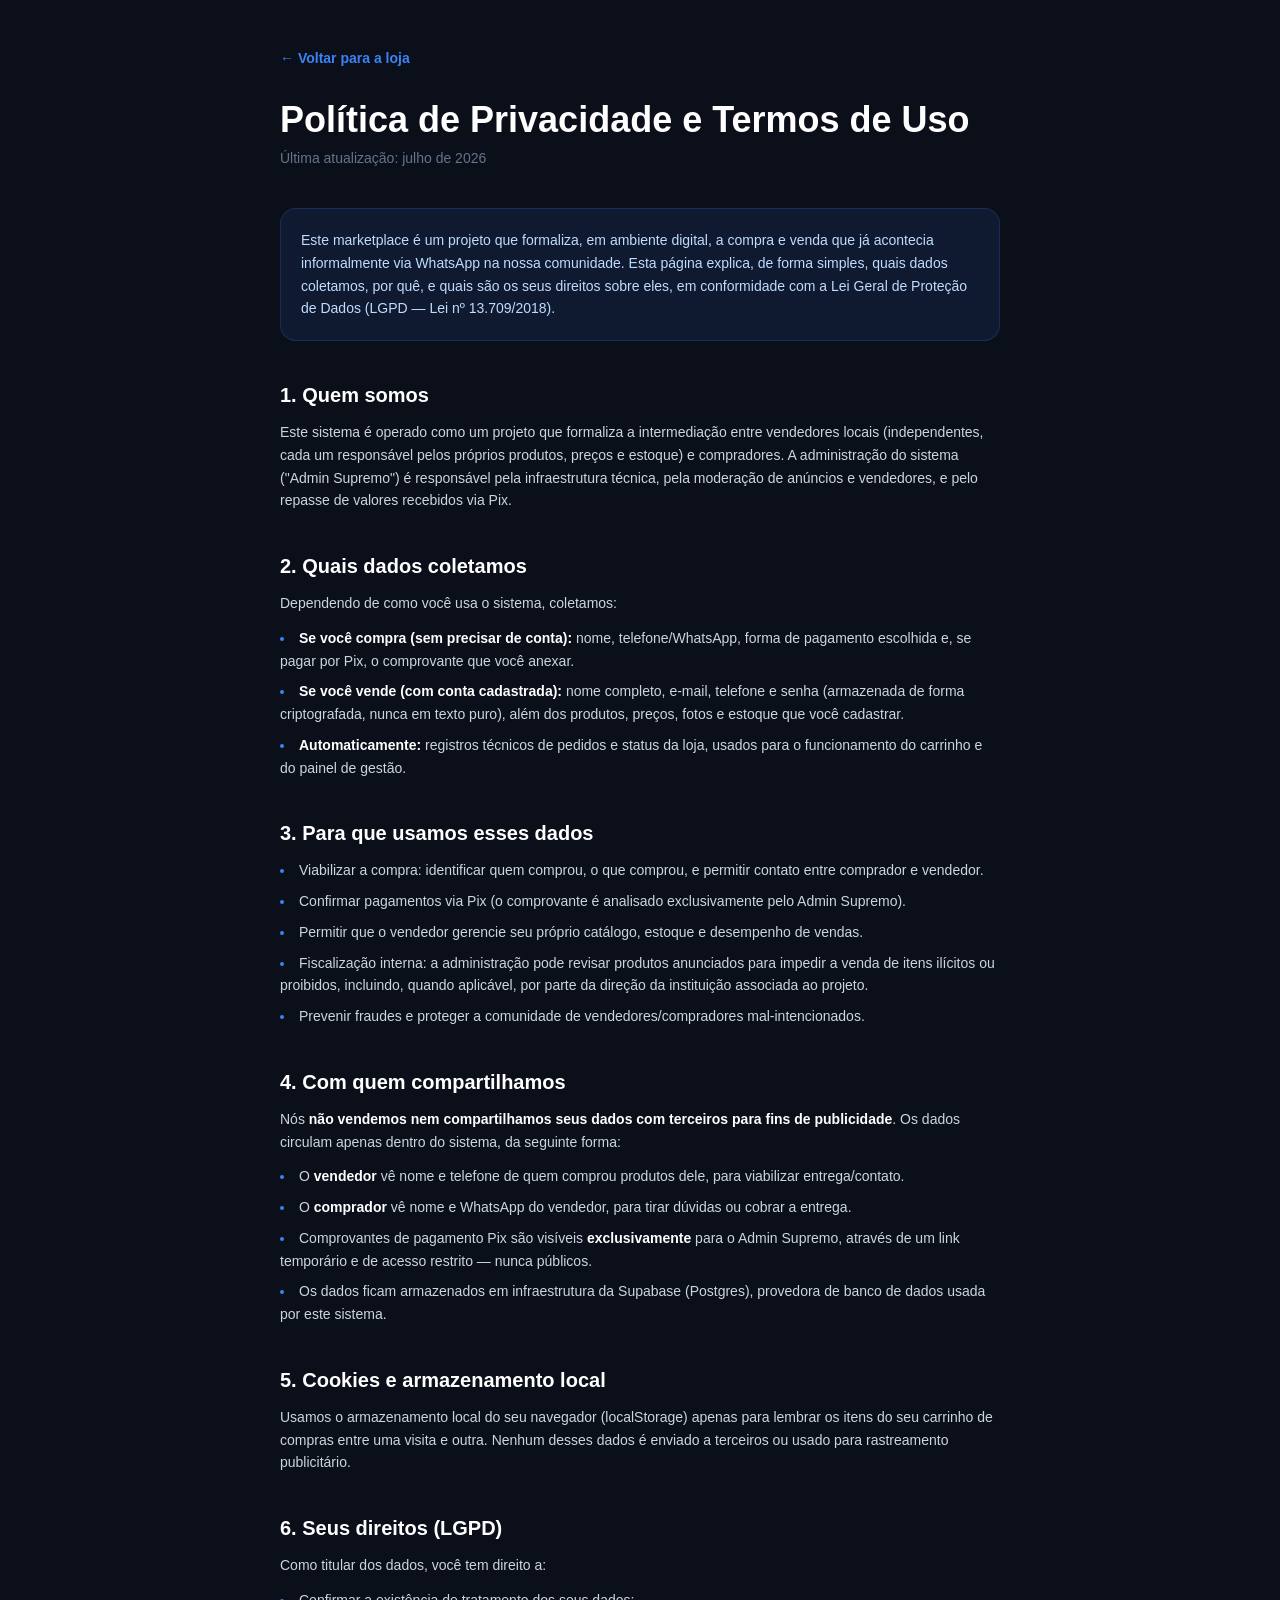
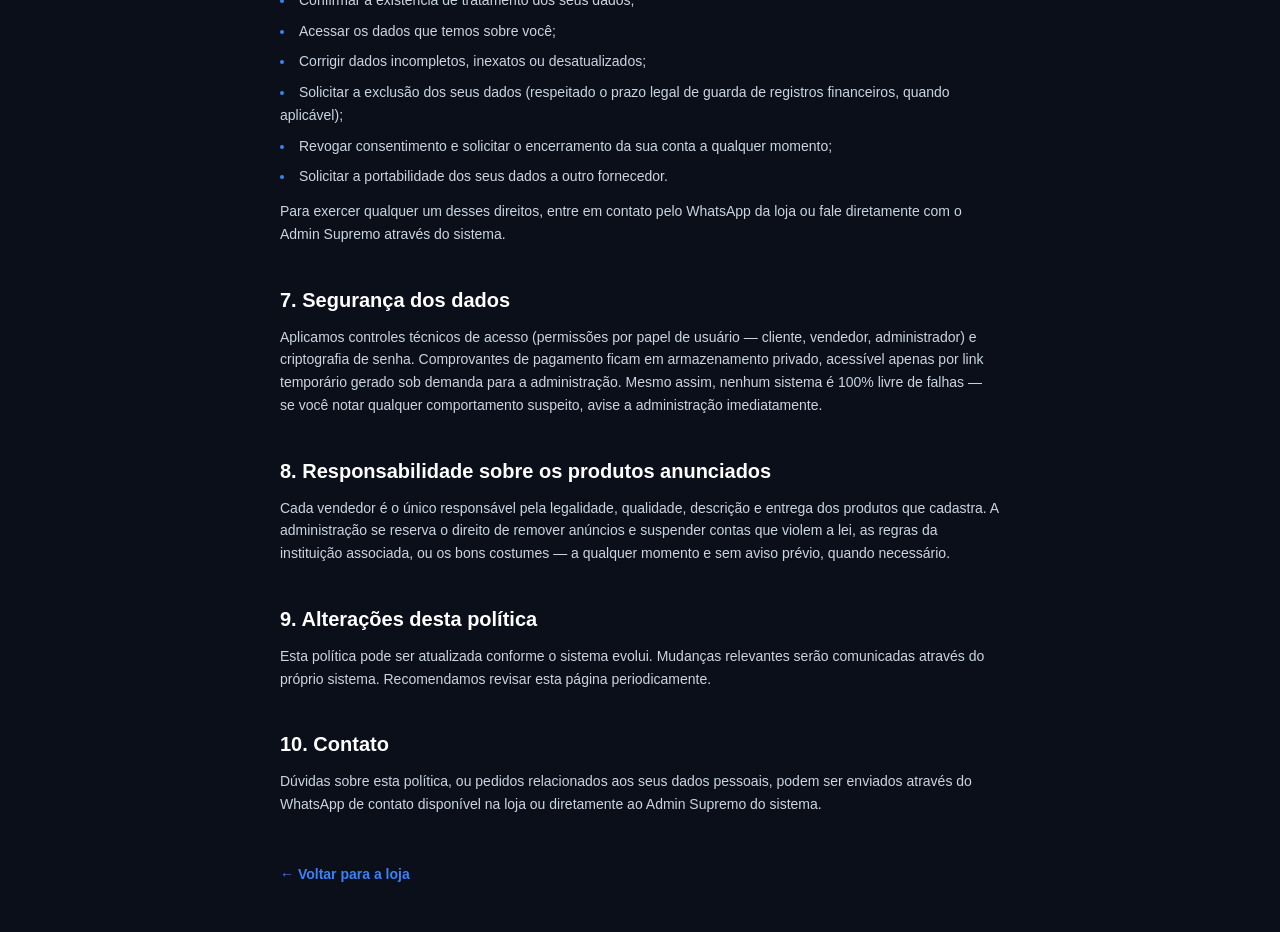
<file: html/privacidade.html>
<!DOCTYPE html>
<html lang="pt-BR">
<head>
    <meta charset="UTF-8">
    <meta name="viewport" content="width=device-width, initial-scale=1.0">
    <meta name="theme-color" content="#0b0f1a">
    <title>Política de Privacidade e Termos de Uso | Ityrapuã Store</title>
    <link rel="icon" type="image/png" href="../img/icon-192.png">
    <link rel="stylesheet" href="../css/privacidade.css?v=40">
</head>
<body class="min-h-screen">
    <div class="max-w-3xl mx-auto px-6 py-12">

        <a href="../index.html" class="inline-flex items-center gap-2 text-blue-500 hover:text-blue-400 font-bold text-sm mb-8">
            ← Voltar para a loja
        </a>

        <h1 class="text-3xl md:text-4xl font-black text-white mb-2">Política de Privacidade e Termos de Uso</h1>
        <p class="text-slate-500 text-sm mb-10">Última atualização: julho de 2026</p>

        <div class="bg-blue-500/10 border border-blue-500/20 rounded-2xl p-5 mb-10 text-sm text-blue-200 leading-relaxed">
            Este marketplace é um projeto que formaliza, em ambiente digital, a compra e venda que já acontecia informalmente
            via WhatsApp na nossa comunidade. Esta página explica, de forma simples, quais dados coletamos, por quê,
            e quais são os seus direitos sobre eles, em conformidade com a Lei Geral de Proteção de Dados (LGPD — Lei nº 13.709/2018).
        </div>

        <div class="space-y-10 text-sm leading-relaxed text-slate-300">

            <section>
                <h2 class="text-xl font-black text-white mb-3">1. Quem somos</h2>
                <p>
                    Este sistema é operado como um projeto que formaliza a intermediação entre vendedores locais (independentes,
                    cada um responsável pelos próprios produtos, preços e estoque) e compradores. A administração do sistema
                    ("Admin Supremo") é responsável pela infraestrutura técnica, pela moderação de anúncios e vendedores,
                    e pelo repasse de valores recebidos via Pix.
                </p>
            </section>

            <section>
                <h2 class="text-xl font-black text-white mb-3">2. Quais dados coletamos</h2>
                <p class="mb-3">Dependendo de como você usa o sistema, coletamos:</p>
                <ul class="list-disc list-inside space-y-2 marker:text-blue-500">
                    <li><strong class="text-white">Se você compra (sem precisar de conta):</strong> nome, telefone/WhatsApp, forma de pagamento escolhida e, se pagar por Pix, o comprovante que você anexar.</li>
                    <li><strong class="text-white">Se você vende (com conta cadastrada):</strong> nome completo, e-mail, telefone e senha (armazenada de forma criptografada, nunca em texto puro), além dos produtos, preços, fotos e estoque que você cadastrar.</li>
                    <li><strong class="text-white">Automaticamente:</strong> registros técnicos de pedidos e status da loja, usados para o funcionamento do carrinho e do painel de gestão.</li>
                </ul>
            </section>

            <section>
                <h2 class="text-xl font-black text-white mb-3">3. Para que usamos esses dados</h2>
                <ul class="list-disc list-inside space-y-2 marker:text-blue-500">
                    <li>Viabilizar a compra: identificar quem comprou, o que comprou, e permitir contato entre comprador e vendedor.</li>
                    <li>Confirmar pagamentos via Pix (o comprovante é analisado exclusivamente pelo Admin Supremo).</li>
                    <li>Permitir que o vendedor gerencie seu próprio catálogo, estoque e desempenho de vendas.</li>
                    <li>Fiscalização interna: a administração pode revisar produtos anunciados para impedir a venda de itens ilícitos ou proibidos, incluindo, quando aplicável, por parte da direção da instituição associada ao projeto.</li>
                    <li>Prevenir fraudes e proteger a comunidade de vendedores/compradores mal-intencionados.</li>
                </ul>
            </section>

            <section>
                <h2 class="text-xl font-black text-white mb-3">4. Com quem compartilhamos</h2>
                <p class="mb-3">Nós <strong class="text-white">não vendemos nem compartilhamos seus dados com terceiros para fins de publicidade</strong>. Os dados circulam apenas dentro do sistema, da seguinte forma:</p>
                <ul class="list-disc list-inside space-y-2 marker:text-blue-500">
                    <li>O <strong class="text-white">vendedor</strong> vê nome e telefone de quem comprou produtos dele, para viabilizar entrega/contato.</li>
                    <li>O <strong class="text-white">comprador</strong> vê nome e WhatsApp do vendedor, para tirar dúvidas ou cobrar a entrega.</li>
                    <li>Comprovantes de pagamento Pix são visíveis <strong class="text-white">exclusivamente</strong> para o Admin Supremo, através de um link temporário e de acesso restrito — nunca públicos.</li>
                    <li>Os dados ficam armazenados em infraestrutura da Supabase (Postgres), provedora de banco de dados usada por este sistema.</li>
                </ul>
            </section>

            <section>
                <h2 class="text-xl font-black text-white mb-3">5. Cookies e armazenamento local</h2>
                <p>
                    Usamos o armazenamento local do seu navegador (localStorage) apenas para lembrar os itens do seu carrinho
                    de compras entre uma visita e outra. Nenhum desses dados é enviado a terceiros ou usado para rastreamento
                    publicitário.
                </p>
            </section>

            <section>
                <h2 class="text-xl font-black text-white mb-3">6. Seus direitos (LGPD)</h2>
                <p class="mb-3">Como titular dos dados, você tem direito a:</p>
                <ul class="list-disc list-inside space-y-2 marker:text-blue-500">
                    <li>Confirmar a existência de tratamento dos seus dados;</li>
                    <li>Acessar os dados que temos sobre você;</li>
                    <li>Corrigir dados incompletos, inexatos ou desatualizados;</li>
                    <li>Solicitar a exclusão dos seus dados (respeitado o prazo legal de guarda de registros financeiros, quando aplicável);</li>
                    <li>Revogar consentimento e solicitar o encerramento da sua conta a qualquer momento;</li>
                    <li>Solicitar a portabilidade dos seus dados a outro fornecedor.</li>
                </ul>
                <p class="mt-3">
                    Para exercer qualquer um desses direitos, entre em contato pelo WhatsApp da loja ou fale diretamente com o
                    Admin Supremo através do sistema.
                </p>
            </section>

            <section>
                <h2 class="text-xl font-black text-white mb-3">7. Segurança dos dados</h2>
                <p>
                    Aplicamos controles técnicos de acesso (permissões por papel de usuário — cliente, vendedor, administrador)
                    e criptografia de senha. Comprovantes de pagamento ficam em armazenamento privado, acessível apenas por link
                    temporário gerado sob demanda para a administração. Mesmo assim, nenhum sistema é 100% livre de falhas — se
                    você notar qualquer comportamento suspeito, avise a administração imediatamente.
                </p>
            </section>

            <section>
                <h2 class="text-xl font-black text-white mb-3">8. Responsabilidade sobre os produtos anunciados</h2>
                <p>
                    Cada vendedor é o único responsável pela legalidade, qualidade, descrição e entrega dos produtos que
                    cadastra. A administração se reserva o direito de remover anúncios e suspender contas que violem a lei,
                    as regras da instituição associada, ou os bons costumes — a qualquer momento e sem aviso prévio, quando
                    necessário.
                </p>
            </section>

            <section>
                <h2 class="text-xl font-black text-white mb-3">9. Alterações desta política</h2>
                <p>
                    Esta política pode ser atualizada conforme o sistema evolui. Mudanças relevantes serão comunicadas através
                    do próprio sistema. Recomendamos revisar esta página periodicamente.
                </p>
            </section>

            <section>
                <h2 class="text-xl font-black text-white mb-3">10. Contato</h2>
                <p>
                    Dúvidas sobre esta política, ou pedidos relacionados aos seus dados pessoais, podem ser enviados através
                    do WhatsApp de contato disponível na loja ou diretamente ao Admin Supremo do sistema.
                </p>
            </section>

        </div>

        <a href="../index.html" class="inline-flex items-center gap-2 text-blue-500 hover:text-blue-400 font-bold text-sm mt-12">
            ← Voltar para a loja
        </a>
    </div>
</body>
</html>
</file>
<file: css/privacidade.css>
/* ========================================
   PRIVACIDADE.CSS
   Estilos da página de Política de Privacidade e Termos de Uso.
   Substitui o Tailwind via CDN (que baixava o compilador inteiro só
   pra esta página) — aqui estão só as classes que ela usa.
   ======================================== */

*, *::before, *::after { box-sizing: border-box; }

body {
    margin: 0;
    min-height: 100vh;
    background-color: #0b0f1a;
    color: #e2e8f0;
    font-family: 'Inter', -apple-system, BlinkMacSystemFont, 'Segoe UI', sans-serif;
    -webkit-font-smoothing: antialiased;
}

h1, h2, p, ul { margin: 0; }
h2 { scroll-margin-top: 20px; }
a { color: inherit; text-decoration: none; }

/* Layout */
.min-h-screen { min-height: 100vh; }
.max-w-3xl { max-width: 48rem; }
.mx-auto { margin-left: auto; margin-right: auto; }
.px-6 { padding-left: 1.5rem; padding-right: 1.5rem; }
.py-12 { padding-top: 3rem; padding-bottom: 3rem; }
.p-5 { padding: 1.25rem; }
.inline-flex { display: inline-flex; }
.items-center { align-items: center; }
.gap-2 { gap: 0.5rem; }

/* Espaçamentos */
.mb-2 { margin-bottom: 0.5rem; }
.mb-3 { margin-bottom: 0.75rem; }
.mb-8 { margin-bottom: 2rem; }
.mb-10 { margin-bottom: 2.5rem; }
.mt-3 { margin-top: 0.75rem; }
.mt-12 { margin-top: 3rem; }
.space-y-2 > * + * { margin-top: 0.5rem; }
.space-y-10 > * + * { margin-top: 2.5rem; }

/* Tipografia */
.text-sm { font-size: 0.875rem; line-height: 1.25rem; }
.text-xl { font-size: 1.25rem; line-height: 1.75rem; }
.text-3xl { font-size: 1.875rem; line-height: 2.25rem; }
@media (min-width: 768px) {
    .md\:text-4xl { font-size: 2.25rem; line-height: 2.5rem; }
}
.font-bold { font-weight: 700; }
.font-black { font-weight: 900; }
.leading-relaxed { line-height: 1.625; }

/* Cores */
.text-white { color: #ffffff; }
.text-slate-300 { color: #cbd5e1; }
.text-slate-500 { color: #64748b; }
.text-blue-200 { color: #bfdbfe; }
.text-blue-500 { color: #3b82f6; }
.hover\:text-blue-400:hover { color: #60a5fa; }

/* Caixa de destaque */
.bg-blue-500\/10 { background-color: rgba(59, 130, 246, 0.1); }
.border { border-width: 1px; border-style: solid; }
.border-blue-500\/20 { border-color: rgba(59, 130, 246, 0.2); }
.rounded-2xl { border-radius: 1rem; }

/* Listas */
.list-disc { list-style-type: disc; }
.list-inside { list-style-position: inside; padding-left: 0; }
.marker\:text-blue-500 ::marker,
.marker\:text-blue-500::marker { color: #3b82f6; }
</file>
